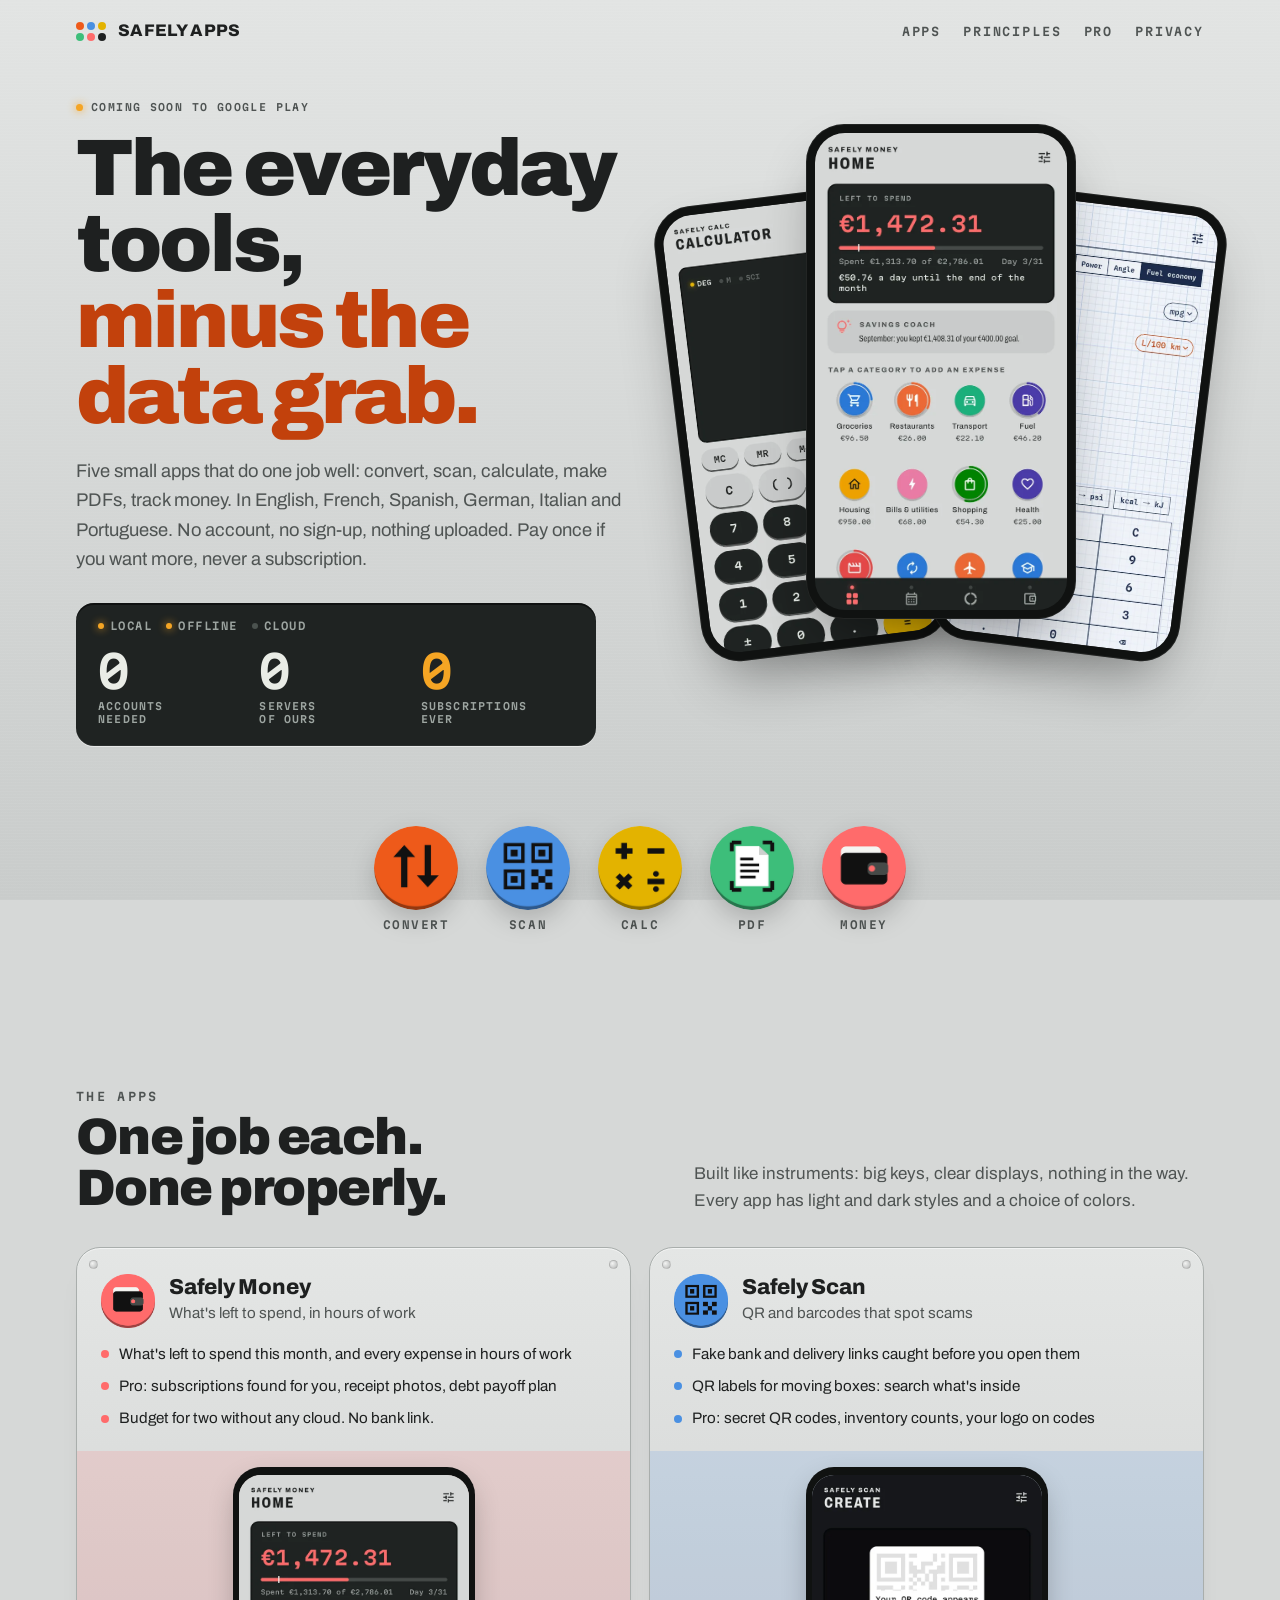
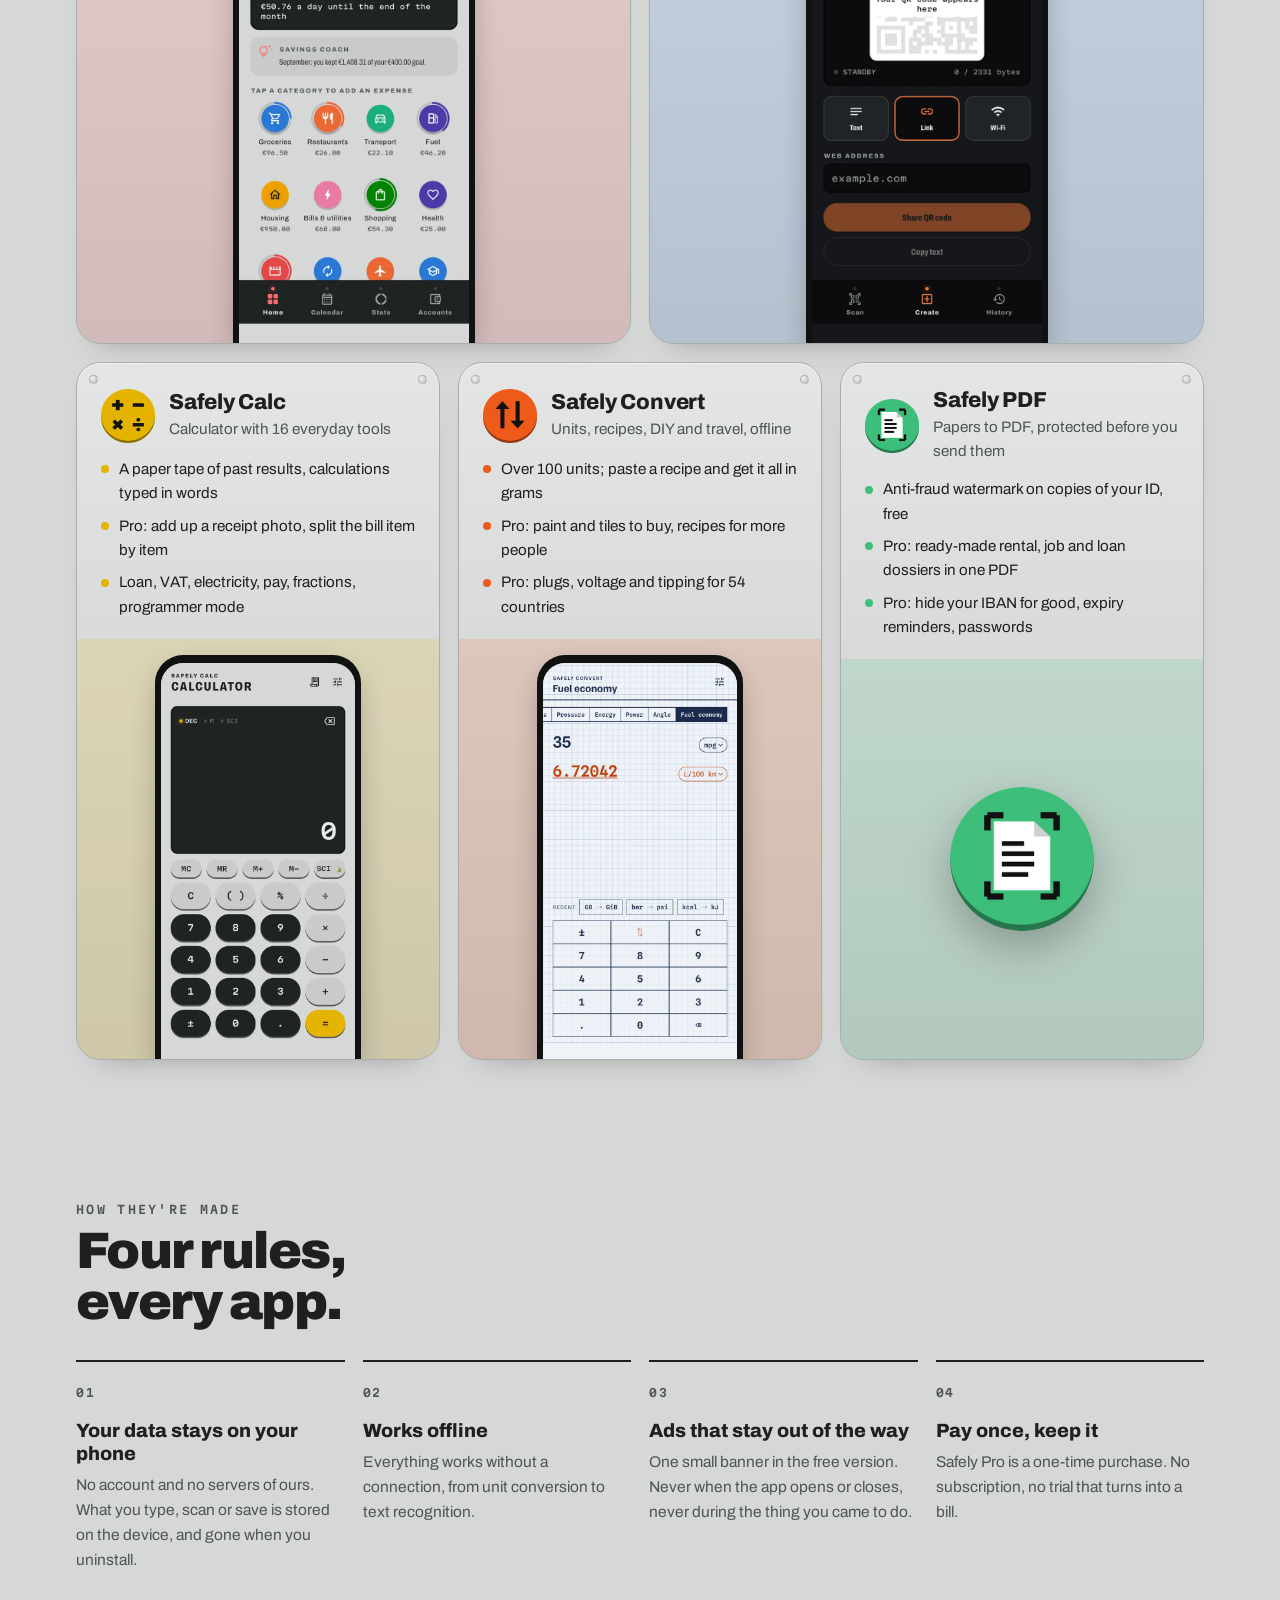
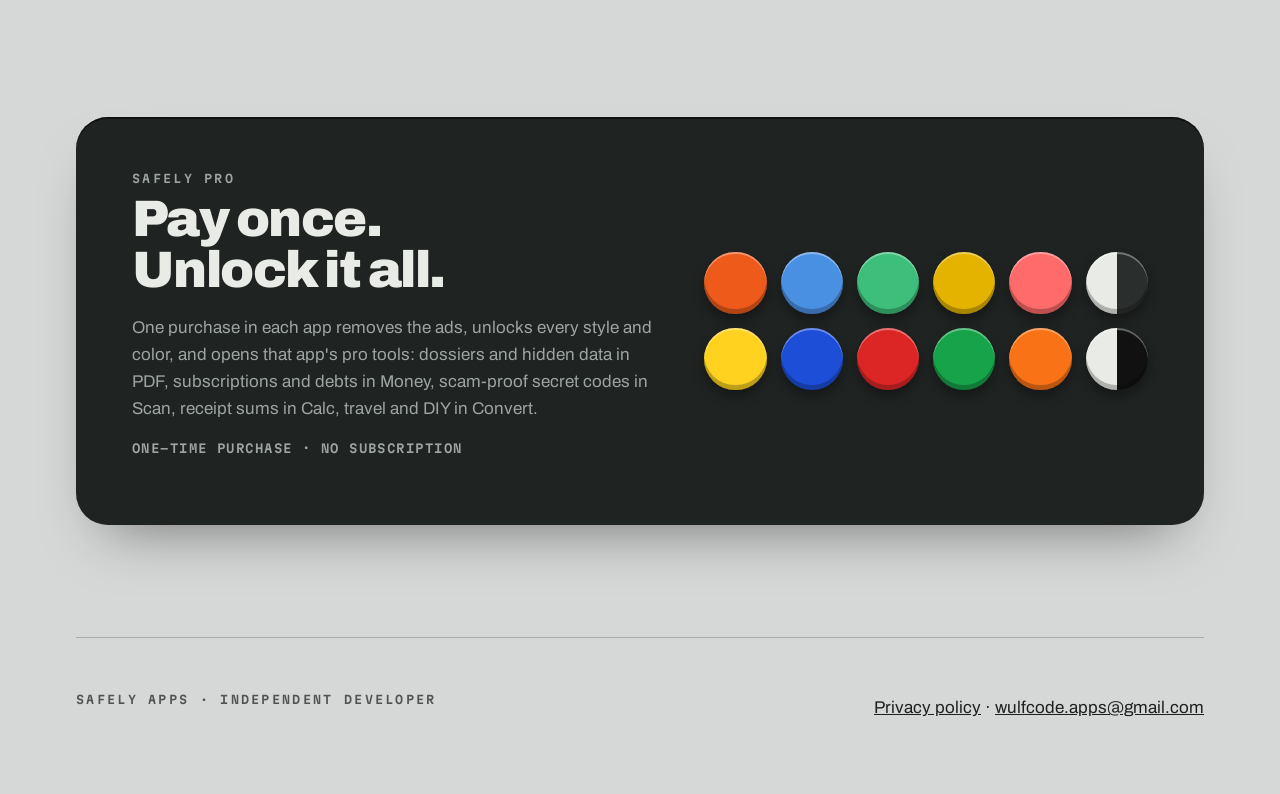
<file: index.html>
<!doctype html>
<html lang="en">
<head>
<meta charset="utf-8">
<meta name="viewport" content="width=device-width, initial-scale=1">
<title>Safely Apps</title>
<meta name="description" content="Five small phone utilities that keep your data on your phone. No account, no sign-up, works offline. One-time Pro, never a subscription.">
<meta property="og:title" content="Safely Apps">
<meta property="og:description" content="Phone utilities that stay on your phone.">
<meta property="og:image" content="https://jaranark.github.io/img/money.webp">
<link rel="icon" href="img/key-converter.png">
<link rel="preconnect" href="https://fonts.googleapis.com">
<link rel="preconnect" href="https://fonts.gstatic.com" crossorigin>
<link rel="stylesheet" href="https://fonts.googleapis.com/css2?family=Archivo:wght@400;600;700;800;900&family=Martian+Mono:wght@500;600&display=swap">
<link rel="stylesheet" href="style.css">
<style>
  .wrap { max-width: 1160px; margin: 0 auto; padding: 0 16px; }

  /* ---------- top bar ---------- */
  .top { display: flex; align-items: center; justify-content: space-between; padding: 22px 0; }
  .brand { display: flex; align-items: center; gap: 12px; text-decoration: none; color: var(--ink); }
  .brand b { font: 800 1.05rem/1 var(--font); letter-spacing: 0.02em; }
  .dots { display: grid; grid-template-columns: repeat(3, 8px); gap: 3px; }
  .dots i { width: 8px; height: 8px; border-radius: 50%; background: var(--c); }
  nav { display: flex; gap: 22px; }
  nav a { font: 600 0.72rem/1 var(--mono); letter-spacing: 0.16em; text-transform: uppercase; color: var(--muted); text-decoration: none; }
  nav a:hover { color: var(--ink); }
  @media (max-width: 640px) { nav a:not(.keep) { display: none; } }

  /* ---------- hero ---------- */
  .hero { display: grid; grid-template-columns: 1.05fr 1fr; gap: 48px; align-items: center; padding: 40px 0 72px; }
  @media (max-width: 900px) { .hero { grid-template-columns: 1fr; padding-top: 16px; } }
  h1 {
    font: 900 clamp(2.6rem, 7vw, 5rem)/0.95 var(--font);
    letter-spacing: -0.035em;
    margin: 18px 0 22px;
  }
  h1 em { font-style: normal; color: var(--accent); }
  .lede { font-size: 1.15rem; max-width: 34em; color: var(--muted); margin: 0 0 28px; }

  /* the dark readout, like the calculator display */
  .readout {
    background: var(--display);
    color: var(--on-display);
    border-radius: 18px;
    padding: 18px 22px 20px;
    box-shadow: inset 0 2px 0 rgba(0,0,0,0.5), inset 0 -1px 0 rgba(255,255,255,0.06), 0 1px 0 rgba(255,255,255,0.5);
    max-width: 520px;
  }
  .readout .row { display: flex; gap: 14px; font: 600 0.66rem/1 var(--mono); letter-spacing: 0.14em; color: var(--on-display-muted); }
  .readout .row span::before { content: ""; display: inline-block; width: 6px; height: 6px; border-radius: 50%; background: #4b524f; margin-right: 6px; vertical-align: 1px; }
  .readout .row span.on::before { background: var(--led); box-shadow: 0 0 8px var(--led); }
  .stats { display: grid; grid-template-columns: repeat(3, 1fr); gap: 8px; margin-top: 18px; }
  .stats div { font: 600 0.62rem/1.3 var(--mono); letter-spacing: 0.12em; color: var(--on-display-muted); text-transform: uppercase; }
  .stats strong { display: block; font: 600 clamp(2rem, 5vw, 2.8rem)/1 var(--mono); color: var(--on-display); letter-spacing: -0.02em; margin-bottom: 6px; }
  .stats div:last-child strong { color: var(--led); }

  /* phones */
  .phones { position: relative; height: 600px; }
  @media (max-width: 900px) { .phones { height: 520px; } }
  .phone {
    position: absolute; width: 250px; aspect-ratio: 600 / 1100;
    border-radius: 38px; padding: 9px; background: #101211;
    box-shadow: 0 30px 60px -20px rgba(0,0,0,0.45), 0 0 0 1px rgba(255,255,255,0.08) inset;
    transition: transform .5s cubic-bezier(.2,.8,.2,1);
  }
  .phone img { width: 100%; height: 100%; object-fit: cover; object-position: top; border-radius: 30px; }
  .phone.p1 { left: 0; top: 70px; transform: rotate(-7deg); }
  .phone.p2 { left: 50%; top: 0; transform: translateX(-50%); z-index: 2; width: 270px; }
  .phone.p3 { right: 0; top: 70px; transform: rotate(7deg); }
  .phones:hover .p1 { transform: rotate(-10deg) translateX(-14px); }
  .phones:hover .p3 { transform: rotate(10deg) translateX(14px); }
  @media (max-width: 560px) {
    .phone { width: 170px; } .phone.p2 { width: 200px; }
    .phones { height: 400px; }
  }

  /* ---------- keys strip ---------- */
  .keys { display: flex; flex-wrap: wrap; justify-content: center; gap: 28px; padding: 8px 0 88px; }
  .key { display: grid; justify-items: center; gap: 10px; text-decoration: none; color: var(--ink); }
  .key img {
    width: 84px; height: 84px; border-radius: 50%;
    filter: drop-shadow(0 10px 12px rgba(0,0,0,0.18));
    transition: transform .12s ease, filter .12s ease;
  }
  .key:hover img { transform: translateY(-3px); filter: drop-shadow(0 14px 16px rgba(0,0,0,0.22)); }
  .key:active img { transform: translateY(3px); filter: drop-shadow(0 3px 4px rgba(0,0,0,0.2)); }
  .key span { font: 600 0.68rem/1 var(--mono); letter-spacing: 0.14em; text-transform: uppercase; color: var(--muted); }

  /* ---------- sections ---------- */
  section { padding: 72px 0; }
  .head { display: flex; align-items: end; justify-content: space-between; gap: 24px; margin-bottom: 32px; flex-wrap: wrap; }
  h2 { font: 900 clamp(2rem, 5vw, 3.2rem)/1 var(--font); letter-spacing: -0.03em; margin: 10px 0 0; }
  .head p { max-width: 30em; margin: 0; color: var(--muted); }

  /* app modules: panels with screws in the corners */
  .modules { display: grid; grid-template-columns: repeat(6, 1fr); gap: 18px; }
  .module {
    grid-column: span 2;
    position: relative;
    background: linear-gradient(180deg, var(--surface), color-mix(in srgb, var(--surface) 88%, #000));
    border: 1px solid var(--line);
    border-radius: 24px;
    padding: 26px 24px 24px;
    box-shadow: 0 1px 0 rgba(255,255,255,0.55) inset, 0 18px 30px -24px rgba(0,0,0,0.35);
    display: flex; flex-direction: column; gap: 14px;
    overflow: hidden;
  }
  .module.wide { grid-column: span 3; }
  @media (max-width: 960px) { .module, .module.wide { grid-column: span 3; } }
  @media (max-width: 640px) { .module, .module.wide { grid-column: span 6; } }
  .module::before, .module::after {
    content: ""; position: absolute; top: 12px; width: 7px; height: 7px; border-radius: 50%;
    background: radial-gradient(circle at 35% 35%, #fff8, #0003); border: 1px solid #0002;
  }
  .module::before { left: 12px; } .module::after { right: 12px; }
  .module .id { display: flex; align-items: center; gap: 14px; }
  .module .id img { width: 54px; height: 54px; }
  .module h3 { font: 800 1.35rem/1.1 var(--font); margin: 0; letter-spacing: -0.01em; }
  .module .tag { font-size: 0.95rem; color: var(--muted); margin: 2px 0 0; }
  .module ul { list-style: none; padding: 0; margin: 0; display: grid; gap: 8px; font-size: 0.95rem; }
  .module li { display: flex; gap: 10px; }
  .module li::before { content: ""; flex: none; width: 8px; height: 8px; margin-top: 0.55em; border-radius: 50%; background: var(--c); }
  .module .shot { margin: 6px -24px -24px; padding: 18px 24px 0; background: color-mix(in srgb, var(--c) 16%, transparent); display: flex; justify-content: center; }
  .module .shot img { width: 62%; max-width: 230px; border-radius: 22px 22px 0 0; box-shadow: 0 -2px 0 6px #101211, 0 10px 30px rgba(0,0,0,0.3); margin-top: 6px; }
  .module .shot.art { flex: 1; align-items: center; padding: 28px 24px; }
  .module .shot.art img { width: 46%; max-width: 160px; border-radius: 50%; box-shadow: none; filter: drop-shadow(0 16px 20px rgba(0,0,0,0.25)); margin: 0; }
  .status { margin: 0; font: 600 0.62rem/1 var(--mono); letter-spacing: 0.14em; text-transform: uppercase; color: var(--muted); display: flex; align-items: center; gap: 8px; }
  .status::before { content: ""; width: 7px; height: 7px; border-radius: 50%; background: var(--led); box-shadow: 0 0 8px var(--led); }

  /* principles */
  .principles { display: grid; grid-template-columns: repeat(4, 1fr); gap: 18px; }
  @media (max-width: 960px) { .principles { grid-template-columns: repeat(2, 1fr); } }
  @media (max-width: 560px) { .principles { grid-template-columns: 1fr; } }
  .principle { border-top: 2px solid var(--ink); padding-top: 16px; }
  .principle .n { font: 600 0.7rem/1 var(--mono); letter-spacing: 0.14em; color: var(--muted); }
  .principle h3 { font: 800 1.2rem/1.2 var(--font); margin: 14px 0 8px; }
  .principle p { margin: 0; color: var(--muted); font-size: 0.97rem; }

  /* pro */
  .pro {
    background: var(--display); color: var(--on-display);
    border-radius: 32px; padding: clamp(28px, 5vw, 56px);
    display: grid; grid-template-columns: 1.2fr 1fr; gap: 40px; align-items: center;
    box-shadow: inset 0 2px 0 rgba(0,0,0,0.5), 0 30px 60px -30px rgba(0,0,0,0.5);
  }
  @media (max-width: 860px) { .pro { grid-template-columns: 1fr; } }
  .pro .eyebrow { color: var(--on-display-muted); }
  .pro h2 { color: var(--on-display); }
  .pro p { color: var(--on-display-muted); max-width: 32em; }
  .price { font: 600 0.75rem/1.5 var(--mono); letter-spacing: 0.12em; text-transform: uppercase; color: var(--led); }
  .swatches { display: grid; grid-template-columns: repeat(6, 1fr); gap: 14px; }
  .swatches i {
    aspect-ratio: 1; border-radius: 50%; background: var(--c);
    box-shadow: inset 0 -5px 0 rgba(0,0,0,0.25), inset 0 2px 0 rgba(255,255,255,0.35), 0 6px 12px rgba(0,0,0,0.35);
  }
  .swatches i.ring { background: conic-gradient(var(--c) 0 50%, #e9ece6 0); }

  footer { padding: 56px 0 72px; display: flex; justify-content: space-between; gap: 16px; flex-wrap: wrap; border-top: 1px solid var(--line); margin-top: 40px; }
  footer a { color: var(--ink); }
</style>
</head>
<body>
<div class="wrap">

  <header class="top">
    <a class="brand" href="./">
      <span class="dots" aria-hidden="true">
        <i style="--c:var(--orange)"></i><i style="--c:var(--blue)"></i><i style="--c:var(--yellow)"></i>
        <i style="--c:var(--green)"></i><i style="--c:var(--coral)"></i><i style="--c:var(--ink)"></i>
      </span>
      <b>SAFELY APPS</b>
    </a>
    <nav>
      <a href="#apps">Apps</a>
      <a href="#principles">Principles</a>
      <a href="#pro">Pro</a>
      <a class="keep" href="safely/privacy/">Privacy</a>
    </nav>
  </header>

  <section class="hero" aria-labelledby="hero-title">
    <div>
      <p class="status">Coming soon to Google Play</p>
      <h1 id="hero-title">The everyday tools,<br><em>minus the data grab.</em></h1>
      <p class="lede">Five small apps that do one job well: convert, scan, calculate, make PDFs, track money. In English, French, Spanish, German, Italian and Portuguese. No account, no sign-up, nothing uploaded. Pay once if you want more, never a subscription.</p>
      <div class="readout" role="img" aria-label="Accounts needed: zero. Our servers: zero. Subscriptions: zero.">
        <div class="row"><span class="on">LOCAL</span><span class="on">OFFLINE</span><span>CLOUD</span></div>
        <div class="stats">
          <div><strong>0</strong>Accounts<br>needed</div>
          <div><strong>0</strong>Servers<br>of ours</div>
          <div><strong>0</strong>Subscriptions<br>ever</div>
        </div>
      </div>
    </div>
    <div class="phones" aria-hidden="true">
      <div class="phone p1"><img src="img/calculator.webp" alt=""></div>
      <div class="phone p2"><img src="img/money.webp" alt=""></div>
      <div class="phone p3"><img src="img/converter.webp" alt=""></div>
    </div>
  </section>

  <div class="keys" aria-label="The apps">
    <a class="key" href="#convert"><img src="img/key-converter.png" alt=""><span>Convert</span></a>
    <a class="key" href="#scan"><img src="img/key-scanner.png" alt=""><span>Scan</span></a>
    <a class="key" href="#calc"><img src="img/key-calculator.png" alt=""><span>Calc</span></a>
    <a class="key" href="#pdf"><img src="img/key-docscan.png" alt=""><span>PDF</span></a>
    <a class="key" href="#money"><img src="img/key-money.png" alt=""><span>Money</span></a>
  </div>

  <section id="apps" aria-labelledby="apps-title">
    <div class="head">
      <div>
        <p class="eyebrow">The apps</p>
        <h2 id="apps-title">One job each.<br>Done properly.</h2>
      </div>
      <p>Built like instruments: big keys, clear displays, nothing in the way. Every app has light and dark styles and a choice of colors.</p>
    </div>

    <div class="modules">
      <article class="module wide" id="money" style="--c:var(--coral)">
        <div class="id"><img src="img/key-money.png" alt=""><div><h3>Safely Money</h3><p class="tag">What's left to spend, in hours of work</p></div></div>
        <ul>
          <li>What's left to spend this month, and every expense in hours of work</li>
          <li>Pro: subscriptions found for you, receipt photos, debt payoff plan</li>
          <li>Budget for two without any cloud. No bank link.</li>
        </ul>
        <div class="shot"><img src="img/money.webp" alt="Safely Money home: left to spend, the savings coach and the category keys" loading="lazy"></div>
      </article>

      <article class="module wide" id="scan" style="--c:var(--blue)">
        <div class="id"><img src="img/key-scanner.png" alt=""><div><h3>Safely Scan</h3><p class="tag">QR and barcodes that spot scams</p></div></div>
        <ul>
          <li>Fake bank and delivery links caught before you open them</li>
          <li>QR labels for moving boxes: search what's inside</li>
          <li>Pro: secret QR codes, inventory counts, your logo on codes</li>
        </ul>
        <div class="shot"><img src="img/scanner.webp" alt="Safely Scan: creating a QR code for a link" loading="lazy"></div>
      </article>

      <article class="module" id="calc" style="--c:var(--yellow)">
        <div class="id"><img src="img/key-calculator.png" alt=""><div><h3>Safely Calc</h3><p class="tag">Calculator with 16 everyday tools</p></div></div>
        <ul>
          <li>A paper tape of past results, calculations typed in words</li>
          <li>Pro: add up a receipt photo, split the bill item by item</li>
          <li>Loan, VAT, electricity, pay, fractions, programmer mode</li>
        </ul>
        <div class="shot"><img src="img/calculator.webp" alt="Safely Calc keypad and display" loading="lazy"></div>
      </article>

      <article class="module" id="convert" style="--c:var(--orange)">
        <div class="id"><img src="img/key-converter.png" alt=""><div><h3>Safely Convert</h3><p class="tag">Units, recipes, DIY and travel, offline</p></div></div>
        <ul>
          <li>Over 100 units; paste a recipe and get it all in grams</li>
          <li>Pro: paint and tiles to buy, recipes for more people</li>
          <li>Pro: plugs, voltage and tipping for 54 countries</li>
        </ul>
        <div class="shot"><img src="img/converter.webp" alt="Safely Convert in the Blueprint style, converting miles per gallon to litres per 100 km" loading="lazy"></div>
      </article>

      <article class="module" id="pdf" style="--c:var(--green)">
        <div class="id"><img src="img/key-docscan.png" alt=""><div><h3>Safely PDF</h3><p class="tag">Papers to PDF, protected before you send them</p></div></div>
        <ul>
          <li>Anti-fraud watermark on copies of your ID, free</li>
          <li>Pro: ready-made rental, job and loan dossiers in one PDF</li>
          <li>Pro: hide your IBAN for good, expiry reminders, passwords</li>
        </ul>
        <div class="shot art" aria-hidden="true"><img src="img/key-docscan.png" alt=""></div>
      </article>
    </div>
  </section>

  <section id="principles" aria-labelledby="principles-title">
    <div class="head">
      <div>
        <p class="eyebrow">How they're made</p>
        <h2 id="principles-title">Four rules,<br>every app.</h2>
      </div>
    </div>
    <div class="principles">
      <div class="principle"><span class="n">01</span><h3>Your data stays on your phone</h3><p>No account and no servers of ours. What you type, scan or save is stored on the device, and gone when you uninstall.</p></div>
      <div class="principle"><span class="n">02</span><h3>Works offline</h3><p>Everything works without a connection, from unit conversion to text recognition.</p></div>
      <div class="principle"><span class="n">03</span><h3>Ads that stay out of the way</h3><p>One small banner in the free version. Never when the app opens or closes, never during the thing you came to do.</p></div>
      <div class="principle"><span class="n">04</span><h3>Pay once, keep it</h3><p>Safely Pro is a one-time purchase. No subscription, no trial that turns into a bill.</p></div>
    </div>
  </section>

  <section id="pro" aria-labelledby="pro-title">
    <div class="pro">
      <div>
        <p class="eyebrow">Safely Pro</p>
        <h2 id="pro-title">Pay once.<br>Unlock it all.</h2>
        <p>One purchase in each app removes the ads, unlocks every style and color, and opens that app's pro tools: dossiers and hidden data in PDF, subscriptions and debts in Money, scam-proof secret codes in Scan, receipt sums in Calc, travel and DIY in Convert.</p>
        <p class="price">One-time purchase · No subscription</p>
      </div>
      <div class="swatches" aria-hidden="true">
        <i style="--c:var(--orange)"></i><i style="--c:var(--blue)"></i><i style="--c:var(--green)"></i>
        <i style="--c:var(--yellow)"></i><i style="--c:var(--coral)"></i><i class="ring" style="--c:#2a2e2d"></i>
        <i style="--c:#ffd21f"></i><i style="--c:#1d4ed8"></i><i style="--c:#dc2626"></i>
        <i style="--c:#16a34a"></i><i style="--c:#f97316"></i><i class="ring" style="--c:#111"></i>
      </div>
    </div>
  </section>

  <footer>
    <span class="eyebrow">Safely Apps · independent developer</span>
    <span><a href="safely/privacy/">Privacy policy</a> · <a href="mailto:wulfcode.apps@gmail.com">wulfcode.apps@gmail.com</a></span>
  </footer>
</div>

</body>
</html>
</file>
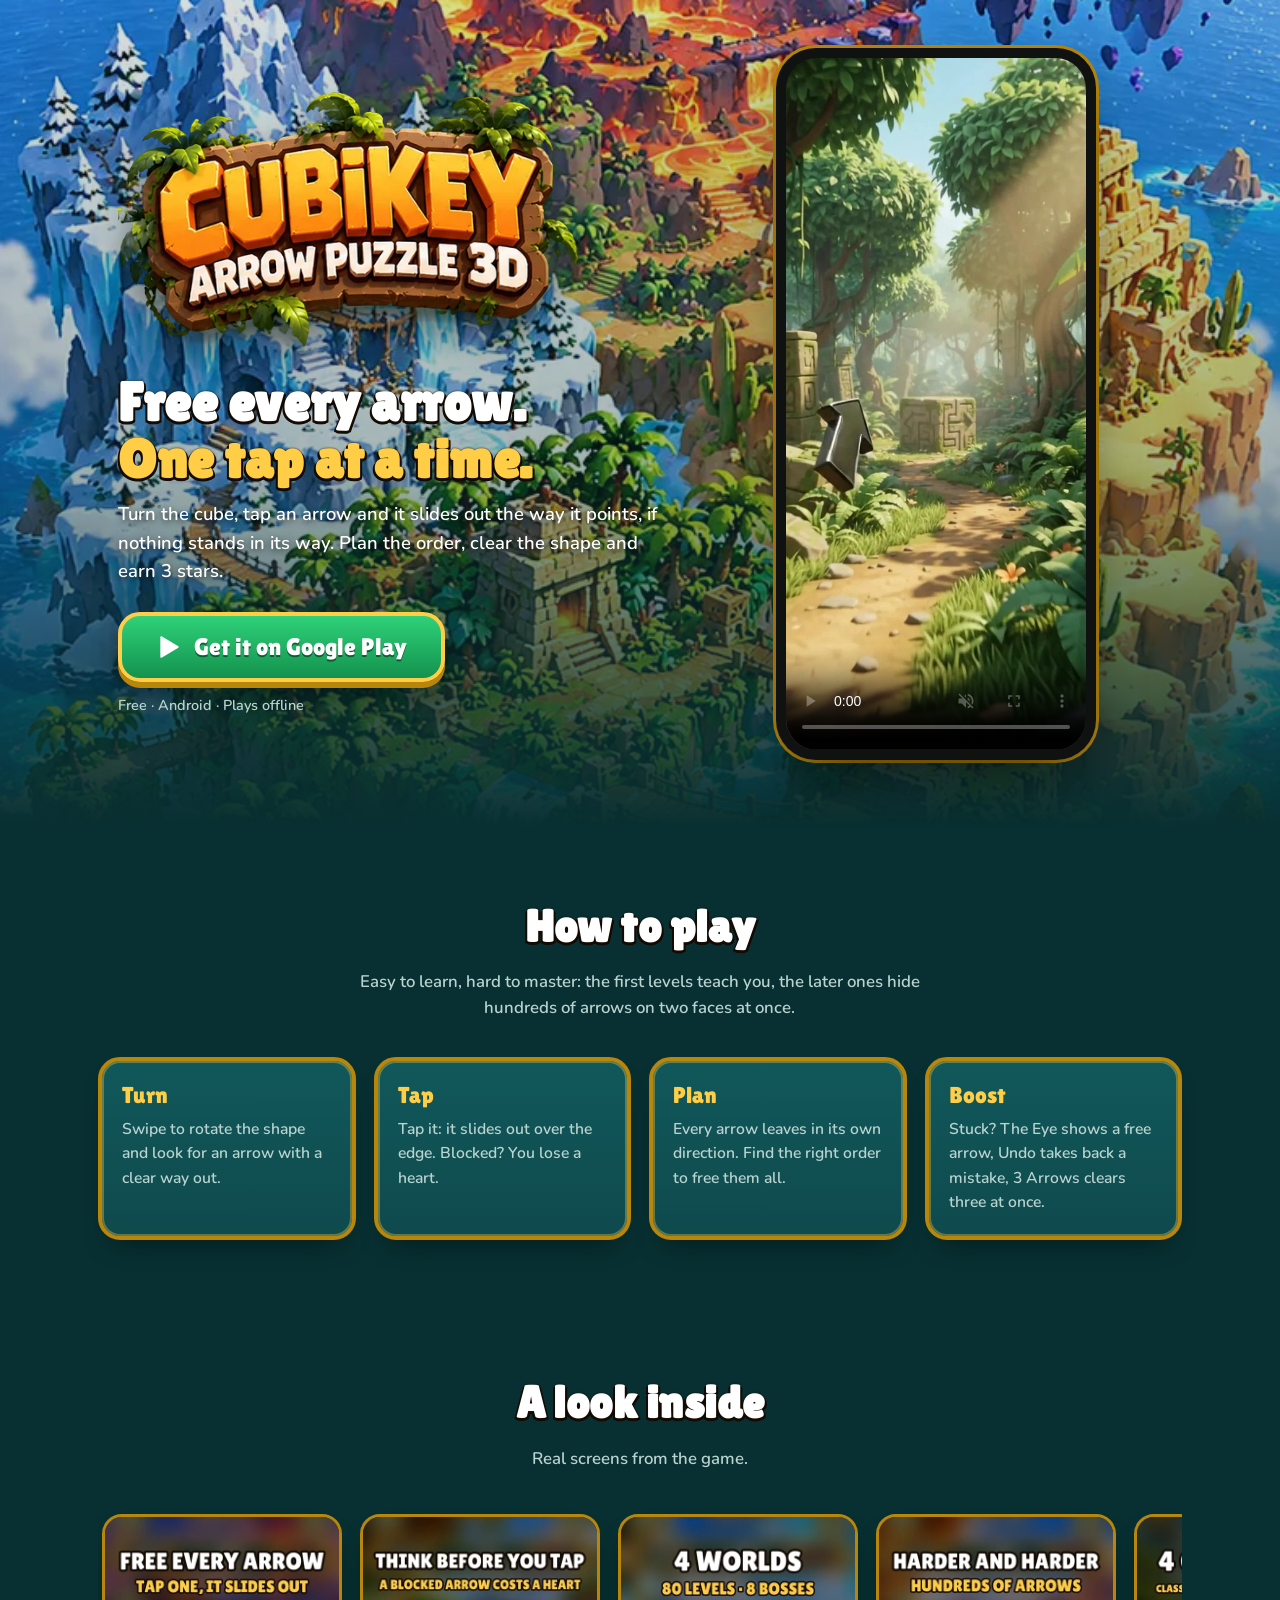
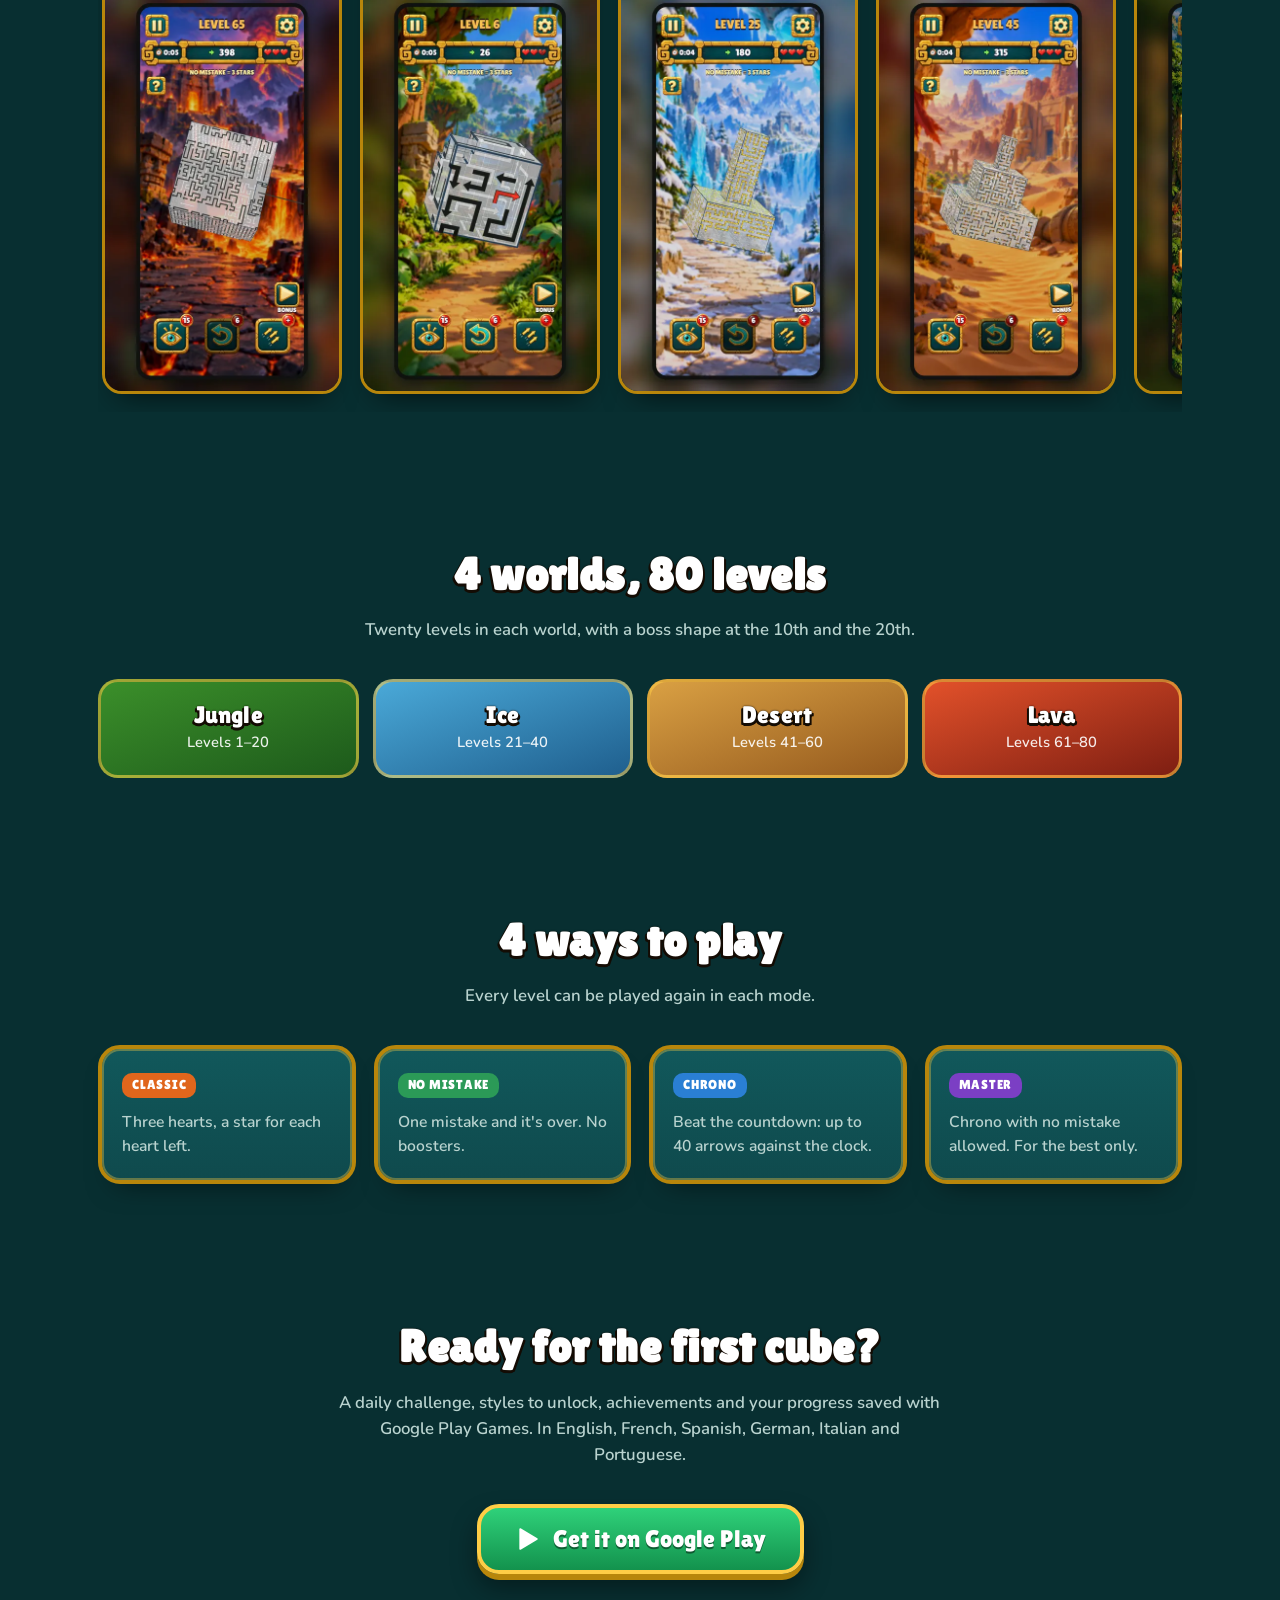
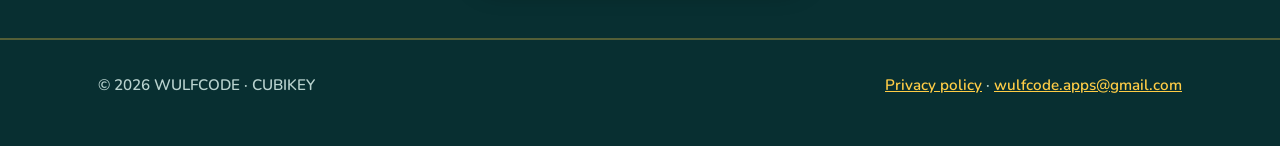
<file: cubikey/index.html>
<!doctype html>
<html lang="en">
<head>
<meta charset="utf-8">
<meta name="viewport" content="width=device-width, initial-scale=1">
<title>CUBIKEY — Arrow Puzzle 3D</title>
<meta name="description" content="Turn the cube, tap an arrow, watch it slide out. 80 levels across 4 worlds, Chrono and Master modes, a daily challenge. Free on Google Play.">
<meta property="og:title" content="CUBIKEY — Arrow Puzzle 3D">
<meta property="og:description" content="Free every arrow. 80 levels, 4 worlds, 4 game modes. Free on Google Play.">
<meta property="og:image" content="https://jaranark.github.io/cubikey/img/feature.jpg">
<link rel="icon" href="img/icon.png">
<link rel="preconnect" href="https://fonts.googleapis.com">
<link rel="preconnect" href="https://fonts.gstatic.com" crossorigin>
<link rel="stylesheet" href="https://fonts.googleapis.com/css2?family=Lilita+One&family=Nunito:wght@600;800&display=swap">
<style>
  :root {
    --teal: #0f4a4d; --teal-dark: #082f31; --teal-card: #11585b;
    --gold: #ffcd46; --gold-dark: #b8860b; --wood: #7a3f17;
    --ink: #140c04; --text: #eef6f3; --muted: #b9d3cf;
    --title: "Lilita One", "Arial Rounded MT Bold", system-ui, sans-serif;
    --body: "Nunito", system-ui, -apple-system, "Segoe UI", Roboto, sans-serif;
  }
  * { box-sizing: border-box; }
  html { scroll-behavior: smooth; }
  body { margin: 0; font: 600 1.05rem/1.55 var(--body); color: var(--text); background: var(--teal-dark); }
  a { color: var(--gold); }
  .wrap { max-width: 1120px; margin: 0 auto; padding: 0 18px; }
  .shout { font-family: var(--title); letter-spacing: 0.01em; color: #fff;
    text-shadow: 0 3px 0 var(--ink), 0 0 2px var(--ink), 2px 2px 0 var(--ink), -2px 2px 0 var(--ink); }
  .gold { color: var(--gold); }

  /* ---------- hero: the island behind, the logo and the button ---------- */
  .hero { position: relative; overflow: hidden; min-height: min(92vh, 860px); display: grid; align-items: center;
    background: url(img/bg.webp) center 30% / cover no-repeat; }
  .hero::after { content: ""; position: absolute; inset: 0;
    background: linear-gradient(180deg, rgba(8,47,49,0.15) 0%, rgba(8,47,49,0.35) 55%, var(--teal-dark) 100%); }
  .hero .wrap { position: relative; z-index: 1; display: grid; grid-template-columns: 1.1fr 0.9fr; gap: 40px; align-items: center; padding-top: 40px; padding-bottom: 60px; }
  @media (max-width: 860px) { .hero .wrap { grid-template-columns: 1fr; text-align: center; } }
  .logo { width: min(460px, 86vw); filter: drop-shadow(0 14px 18px rgba(0,0,0,0.45)); }
  .hero h1 { font-size: clamp(2.1rem, 5vw, 3.4rem); line-height: 1.05; margin: 14px 0 12px; }
  .hero p { font-size: 1.15rem; max-width: 30em; margin: 0 0 26px; color: #fff; text-shadow: 0 2px 6px rgba(0,0,0,0.7); }
  @media (max-width: 860px) { .hero p { margin-left: auto; margin-right: auto; } }
  .play { display: inline-flex; align-items: center; gap: 12px; text-decoration: none;
    font: 1.5rem/1 var(--title); color: #fff; padding: 18px 34px; border-radius: 22px;
    background: linear-gradient(180deg, #2fd17a, #13924d); border: 4px solid var(--gold);
    box-shadow: 0 6px 0 var(--gold-dark), 0 14px 26px rgba(0,0,0,0.4); text-shadow: 0 2px 0 rgba(0,0,0,0.45);
    transition: transform .1s ease, box-shadow .1s ease; }
  .play:hover { transform: translateY(-2px); }
  .play:active { transform: translateY(4px); box-shadow: 0 2px 0 var(--gold-dark), 0 6px 12px rgba(0,0,0,0.4); }
  .play svg { width: 26px; height: 26px; }
  .soon { display: block; margin-top: 12px; font-size: 0.9rem; color: var(--muted); }

  /* the trailer in a phone */
  .phone { justify-self: center; width: min(320px, 78vw); aspect-ratio: 9 / 20; padding: 10px; border-radius: 40px;
    background: #101211; box-shadow: 0 30px 60px -18px rgba(0,0,0,0.6), 0 0 0 3px var(--gold-dark); }
  .phone video, .phone img { width: 100%; height: 100%; object-fit: cover; border-radius: 31px; display: block; background: #000; }

  /* ---------- sections ---------- */
  section { padding: 64px 0; }
  h2 { font-size: clamp(1.9rem, 4.5vw, 2.8rem); text-align: center; margin: 0 0 8px; }
  .lead { text-align: center; color: var(--muted); max-width: 36em; margin: 0 auto 36px; }

  /* temple cards */
  .cards { display: grid; grid-template-columns: repeat(4, 1fr); gap: 18px; }
  @media (max-width: 960px) { .cards { grid-template-columns: repeat(2, 1fr); } }
  @media (max-width: 520px) { .cards { grid-template-columns: 1fr; } }
  .card { background: linear-gradient(180deg, var(--teal-card), var(--teal)); border: 4px solid var(--gold-dark);
    border-radius: 22px; padding: 22px 20px; box-shadow: inset 0 0 0 2px rgba(255,205,70,0.35), 0 16px 28px -18px rgba(0,0,0,0.6); }
  .card h3 { font: 1.45rem/1.1 var(--title); margin: 0 0 8px; }
  .card p { margin: 0; color: var(--muted); font-size: 0.98rem; }
  .tag { display: inline-block; font: 0.8rem/1 var(--title); letter-spacing: 0.06em; padding: 6px 10px; border-radius: 10px; margin-bottom: 12px; color: #fff; }
  .t-classic { background: #e0661c; } .t-nomistake { background: #2b9a57; } .t-chrono { background: #2a7fd4; } .t-master { background: #7b3fc4; }

  /* screenshots strip */
  .shots { display: flex; gap: 18px; overflow-x: auto; scroll-snap-type: x mandatory; padding: 6px 4px 18px; }
  .shots img { flex: none; width: 240px; aspect-ratio: 1 / 2; border-radius: 20px; scroll-snap-align: center;
    box-shadow: 0 16px 30px -16px rgba(0,0,0,0.7); border: 3px solid var(--gold-dark); }

  /* worlds */
  .worlds { display: grid; grid-template-columns: repeat(4, 1fr); gap: 14px; }
  @media (max-width: 760px) { .worlds { grid-template-columns: repeat(2, 1fr); } }
  .world { border-radius: 20px; padding: 20px 16px; text-align: center; border: 3px solid rgba(255,205,70,0.55); }
  .world b { display: block; font: 1.5rem/1.1 var(--title); }
  .world span { font-size: 0.92rem; color: #fff; opacity: 0.9; }
  .w1 { background: linear-gradient(160deg, #3b8f2a, #1d5a1b); } .w2 { background: linear-gradient(160deg, #4aa9d8, #1f5f8e); }
  .w3 { background: linear-gradient(160deg, #d9a043, #94591d); } .w4 { background: linear-gradient(160deg, #e2512a, #7e1e12); }

  .cta { text-align: center; }
  footer { border-top: 2px solid rgba(255,205,70,0.3); padding: 34px 0 48px; color: var(--muted); font-size: 0.95rem; }
  footer .wrap { display: flex; justify-content: space-between; gap: 14px; flex-wrap: wrap; }
</style>
</head>
<body>

<header class="hero">
  <div class="wrap">
    <div>
      <img class="logo" src="img/logo.webp" alt="CUBIKEY Arrow Puzzle 3D">
      <h1 class="shout">Free every arrow.<br><span class="gold">One tap at a time.</span></h1>
      <p>Turn the cube, tap an arrow and it slides out the way it points, if nothing stands in its way. Plan the order, clear the shape and earn 3 stars.</p>
      <a class="play" href="https://play.google.com/store/apps/details?id=com.wulfcode.cubikey">
        <svg viewBox="0 0 24 24" aria-hidden="true"><path fill="#fff" d="M4 2.8v18.4c0 .6.7 1 1.2.7l15.4-9.2c.5-.3.5-1.1 0-1.4L5.2 2.1C4.7 1.8 4 2.2 4 2.8z"/></svg>
        Get it on Google Play
      </a>
      <span class="soon">Free · Android · Plays offline</span>
    </div>
    <div class="phone">
      <video src="cubikey_trailer.mp4" poster="img/poster.webp" autoplay muted loop playsinline controls preload="metadata"></video>
    </div>
  </div>
</header>

<section id="how">
  <div class="wrap">
    <h2 class="shout">How to play</h2>
    <p class="lead">Easy to learn, hard to master: the first levels teach you, the later ones hide hundreds of arrows on two faces at once.</p>
    <div class="cards">
      <div class="card"><h3 class="gold">Turn</h3><p>Swipe to rotate the shape and look for an arrow with a clear way out.</p></div>
      <div class="card"><h3 class="gold">Tap</h3><p>Tap it: it slides out over the edge. Blocked? You lose a heart.</p></div>
      <div class="card"><h3 class="gold">Plan</h3><p>Every arrow leaves in its own direction. Find the right order to free them all.</p></div>
      <div class="card"><h3 class="gold">Boost</h3><p>Stuck? The Eye shows a free arrow, Undo takes back a mistake, 3 Arrows clears three at once.</p></div>
    </div>
  </div>
</section>

<section id="shots">
  <div class="wrap">
    <h2 class="shout">A look inside</h2>
    <p class="lead">Real screens from the game.</p>
    <div class="shots">
      <img src="img/shot1.webp" alt="Free every arrow" loading="lazy">
      <img src="img/shot2.webp" alt="Think before you tap" loading="lazy">
      <img src="img/shot3.webp" alt="4 worlds" loading="lazy">
      <img src="img/shot4.webp" alt="Harder and harder" loading="lazy">
      <img src="img/shot5.webp" alt="4 game modes" loading="lazy">
      <img src="img/shot6.webp" alt="Earn 3 stars" loading="lazy">
      <img src="img/shot7.webp" alt="Style your arrows" loading="lazy">
    </div>
  </div>
</section>

<section id="worlds">
  <div class="wrap">
    <h2 class="shout">4 worlds, 80 levels</h2>
    <p class="lead">Twenty levels in each world, with a boss shape at the 10th and the 20th.</p>
    <div class="worlds">
      <div class="world w1"><b class="shout">Jungle</b><span>Levels 1–20</span></div>
      <div class="world w2"><b class="shout">Ice</b><span>Levels 21–40</span></div>
      <div class="world w3"><b class="shout">Desert</b><span>Levels 41–60</span></div>
      <div class="world w4"><b class="shout">Lava</b><span>Levels 61–80</span></div>
    </div>
  </div>
</section>

<section id="modes">
  <div class="wrap">
    <h2 class="shout">4 ways to play</h2>
    <p class="lead">Every level can be played again in each mode.</p>
    <div class="cards">
      <div class="card"><span class="tag t-classic">CLASSIC</span><p>Three hearts, a star for each heart left.</p></div>
      <div class="card"><span class="tag t-nomistake">NO MISTAKE</span><p>One mistake and it's over. No boosters.</p></div>
      <div class="card"><span class="tag t-chrono">CHRONO</span><p>Beat the countdown: up to 40 arrows against the clock.</p></div>
      <div class="card"><span class="tag t-master">MASTER</span><p>Chrono with no mistake allowed. For the best only.</p></div>
    </div>
  </div>
</section>

<section class="cta">
  <div class="wrap">
    <h2 class="shout">Ready for the first cube?</h2>
    <p class="lead">A daily challenge, styles to unlock, achievements and your progress saved with Google Play Games. In English, French, Spanish, German, Italian and Portuguese.</p>
    <a class="play" href="https://play.google.com/store/apps/details?id=com.wulfcode.cubikey">
      <svg viewBox="0 0 24 24" aria-hidden="true"><path fill="#fff" d="M4 2.8v18.4c0 .6.7 1 1.2.7l15.4-9.2c.5-.3.5-1.1 0-1.4L5.2 2.1C4.7 1.8 4 2.2 4 2.8z"/></svg>
      Get it on Google Play
    </a>
  </div>
</section>

<footer>
  <div class="wrap">
    <span>© 2026 WULFCODE · CUBIKEY</span>
    <span><a href="privacy.html">Privacy policy</a> · <a href="mailto:wulfcode.apps@gmail.com">wulfcode.apps@gmail.com</a></span>
  </div>
</footer>

</body>
</html>
</file>
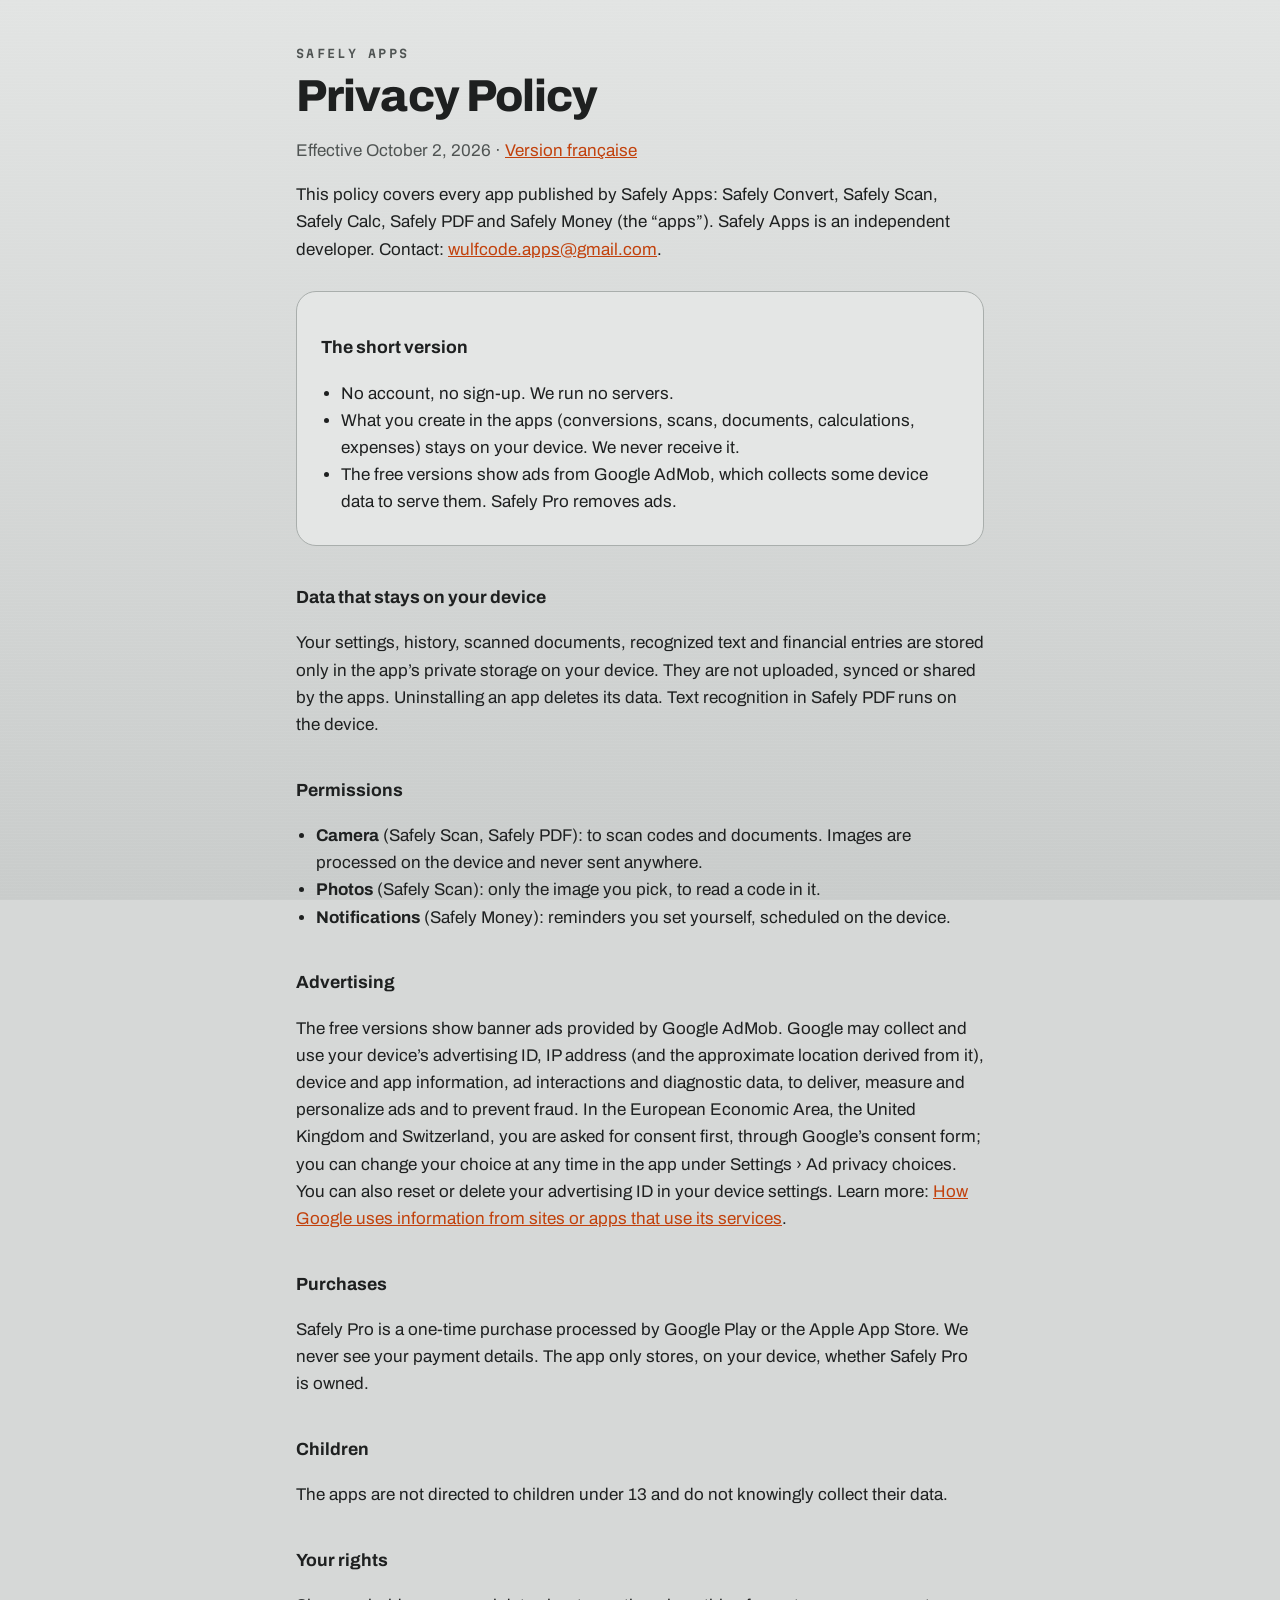
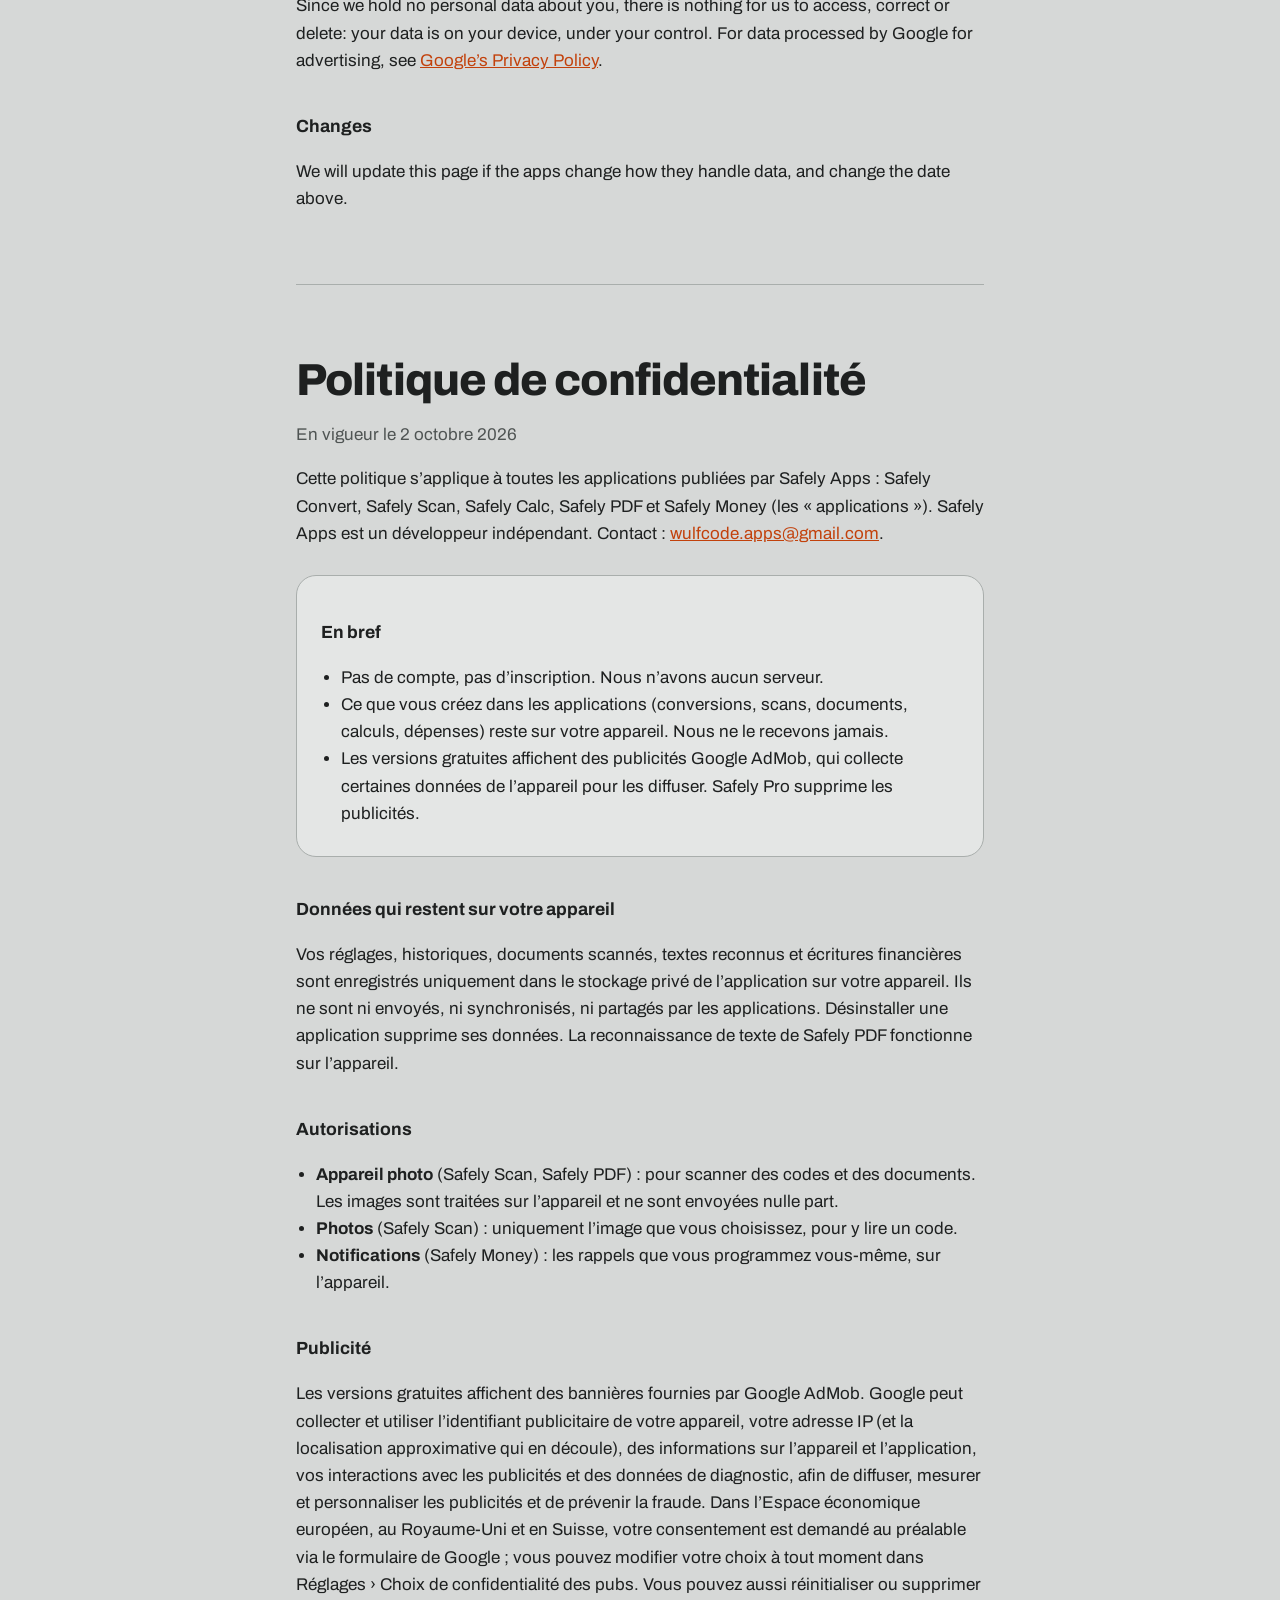
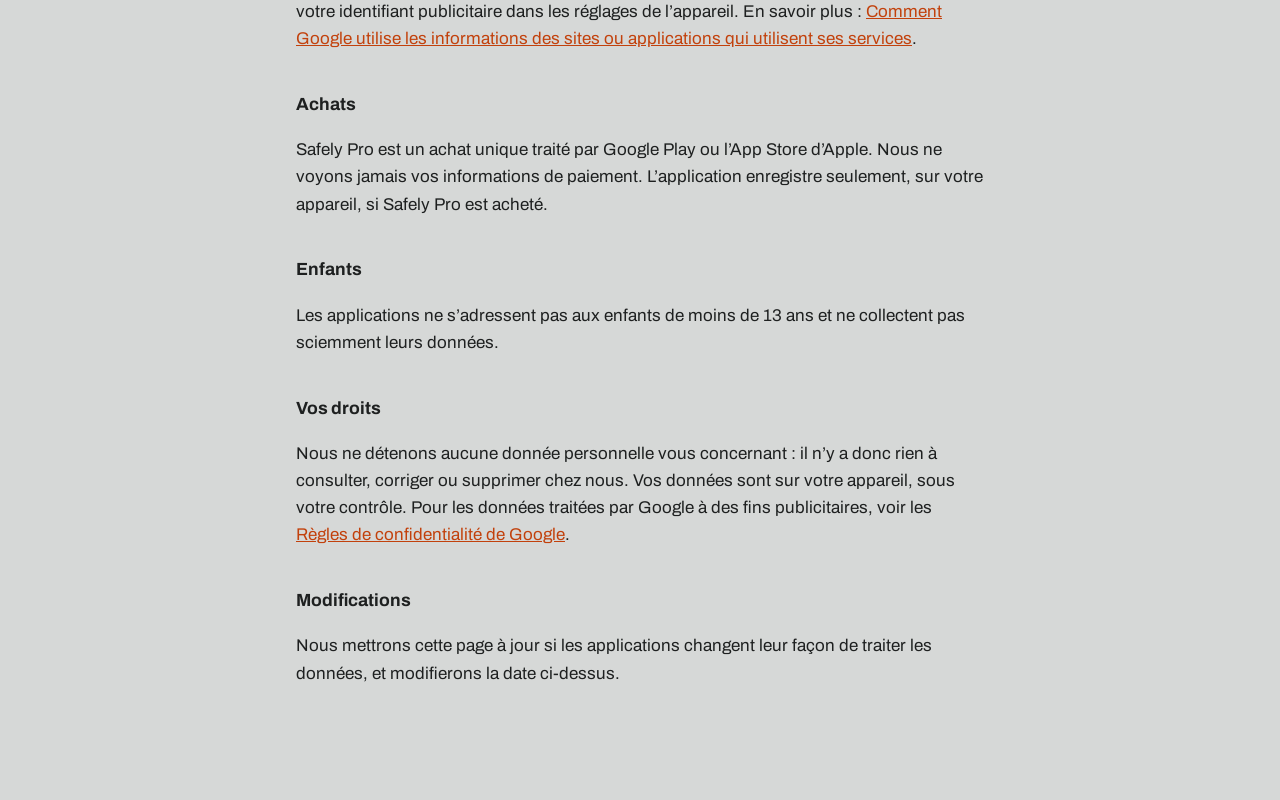
<file: safely/privacy/index.html>
<!doctype html>
<html lang="en">
<head>
<meta charset="utf-8">
<meta name="viewport" content="width=device-width, initial-scale=1">
<title>Privacy Policy · Safely Apps</title>
<meta name="description" content="Privacy policy of the Safely Apps: Safely Convert, Safely Scan, Safely Calc, Safely PDF and Safely Money.">
<link rel="preconnect" href="https://fonts.googleapis.com">
<link rel="preconnect" href="https://fonts.gstatic.com" crossorigin>
<link rel="stylesheet" href="https://fonts.googleapis.com/css2?family=Archivo:wght@400;600;700;800&family=Martian+Mono:wght@500;600&display=swap">
<link rel="stylesheet" href="../../style.css">
</head>
<body>
<main class="doc">
  <p class="eyebrow"><a href="../../">Safely Apps</a></p>
  <h1>Privacy Policy</h1>
  <p class="muted">Effective October 2, 2026 · <a href="#fr">Version française</a></p>

  <p>This policy covers every app published by Safely Apps: Safely Convert, Safely Scan, Safely Calc, Safely PDF and Safely Money (the “apps”). Safely Apps is an independent developer. Contact: <a href="mailto:wulfcode.apps@gmail.com">wulfcode.apps@gmail.com</a>.</p>

  <div class="card">
  <h2>The short version</h2>
  <ul>
    <li>No account, no sign-up. We run no servers.</li>
    <li>What you create in the apps (conversions, scans, documents, calculations, expenses) stays on your device. We never receive it.</li>
    <li>The free versions show ads from Google AdMob, which collects some device data to serve them. Safely Pro removes ads.</li>
  </ul>
  </div>

  <h2>Data that stays on your device</h2>
  <p>Your settings, history, scanned documents, recognized text and financial entries are stored only in the app’s private storage on your device. They are not uploaded, synced or shared by the apps. Uninstalling an app deletes its data. Text recognition in Safely PDF runs on the device.</p>

  <h2>Permissions</h2>
  <ul>
    <li><strong>Camera</strong> (Safely Scan, Safely PDF): to scan codes and documents. Images are processed on the device and never sent anywhere.</li>
    <li><strong>Photos</strong> (Safely Scan): only the image you pick, to read a code in it.</li>
    <li><strong>Notifications</strong> (Safely Money): reminders you set yourself, scheduled on the device.</li>
  </ul>

  <h2>Advertising</h2>
  <p>The free versions show banner ads provided by Google AdMob. Google may collect and use your device’s advertising ID, IP address (and the approximate location derived from it), device and app information, ad interactions and diagnostic data, to deliver, measure and personalize ads and to prevent fraud. In the European Economic Area, the United Kingdom and Switzerland, you are asked for consent first, through Google’s consent form; you can change your choice at any time in the app under Settings › Ad privacy choices. You can also reset or delete your advertising ID in your device settings. Learn more: <a href="https://policies.google.com/technologies/partner-sites">How Google uses information from sites or apps that use its services</a>.</p>

  <h2>Purchases</h2>
  <p>Safely Pro is a one-time purchase processed by Google Play or the Apple App Store. We never see your payment details. The app only stores, on your device, whether Safely Pro is owned.</p>

  <h2>Children</h2>
  <p>The apps are not directed to children under 13 and do not knowingly collect their data.</p>

  <h2>Your rights</h2>
  <p>Since we hold no personal data about you, there is nothing for us to access, correct or delete: your data is on your device, under your control. For data processed by Google for advertising, see <a href="https://policies.google.com/privacy">Google’s Privacy Policy</a>.</p>

  <h2>Changes</h2>
  <p>We will update this page if the apps change how they handle data, and change the date above.</p>

  <hr>

  <section id="fr" lang="fr">
  <h1>Politique de confidentialité</h1>
  <p class="muted">En vigueur le 2 octobre 2026</p>

  <p>Cette politique s’applique à toutes les applications publiées par Safely Apps : Safely Convert, Safely Scan, Safely Calc, Safely PDF et Safely Money (les « applications »). Safely Apps est un développeur indépendant. Contact : <a href="mailto:wulfcode.apps@gmail.com">wulfcode.apps@gmail.com</a>.</p>

  <div class="card">
  <h2>En bref</h2>
  <ul>
    <li>Pas de compte, pas d’inscription. Nous n’avons aucun serveur.</li>
    <li>Ce que vous créez dans les applications (conversions, scans, documents, calculs, dépenses) reste sur votre appareil. Nous ne le recevons jamais.</li>
    <li>Les versions gratuites affichent des publicités Google AdMob, qui collecte certaines données de l’appareil pour les diffuser. Safely Pro supprime les publicités.</li>
  </ul>
  </div>

  <h2>Données qui restent sur votre appareil</h2>
  <p>Vos réglages, historiques, documents scannés, textes reconnus et écritures financières sont enregistrés uniquement dans le stockage privé de l’application sur votre appareil. Ils ne sont ni envoyés, ni synchronisés, ni partagés par les applications. Désinstaller une application supprime ses données. La reconnaissance de texte de Safely PDF fonctionne sur l’appareil.</p>

  <h2>Autorisations</h2>
  <ul>
    <li><strong>Appareil photo</strong> (Safely Scan, Safely PDF) : pour scanner des codes et des documents. Les images sont traitées sur l’appareil et ne sont envoyées nulle part.</li>
    <li><strong>Photos</strong> (Safely Scan) : uniquement l’image que vous choisissez, pour y lire un code.</li>
    <li><strong>Notifications</strong> (Safely Money) : les rappels que vous programmez vous-même, sur l’appareil.</li>
  </ul>

  <h2>Publicité</h2>
  <p>Les versions gratuites affichent des bannières fournies par Google AdMob. Google peut collecter et utiliser l’identifiant publicitaire de votre appareil, votre adresse IP (et la localisation approximative qui en découle), des informations sur l’appareil et l’application, vos interactions avec les publicités et des données de diagnostic, afin de diffuser, mesurer et personnaliser les publicités et de prévenir la fraude. Dans l’Espace économique européen, au Royaume-Uni et en Suisse, votre consentement est demandé au préalable via le formulaire de Google ; vous pouvez modifier votre choix à tout moment dans Réglages › Choix de confidentialité des pubs. Vous pouvez aussi réinitialiser ou supprimer votre identifiant publicitaire dans les réglages de l’appareil. En savoir plus : <a href="https://policies.google.com/technologies/partner-sites?hl=fr">Comment Google utilise les informations des sites ou applications qui utilisent ses services</a>.</p>

  <h2>Achats</h2>
  <p>Safely Pro est un achat unique traité par Google Play ou l’App Store d’Apple. Nous ne voyons jamais vos informations de paiement. L’application enregistre seulement, sur votre appareil, si Safely Pro est acheté.</p>

  <h2>Enfants</h2>
  <p>Les applications ne s’adressent pas aux enfants de moins de 13 ans et ne collectent pas sciemment leurs données.</p>

  <h2>Vos droits</h2>
  <p>Nous ne détenons aucune donnée personnelle vous concernant : il n’y a donc rien à consulter, corriger ou supprimer chez nous. Vos données sont sur votre appareil, sous votre contrôle. Pour les données traitées par Google à des fins publicitaires, voir les <a href="https://policies.google.com/privacy?hl=fr">Règles de confidentialité de Google</a>.</p>

  <h2>Modifications</h2>
  <p>Nous mettrons cette page à jour si les applications changent leur façon de traiter les données, et modifierons la date ci-dessus.</p>
  </section>
</main>
</body>
</html>
</file>
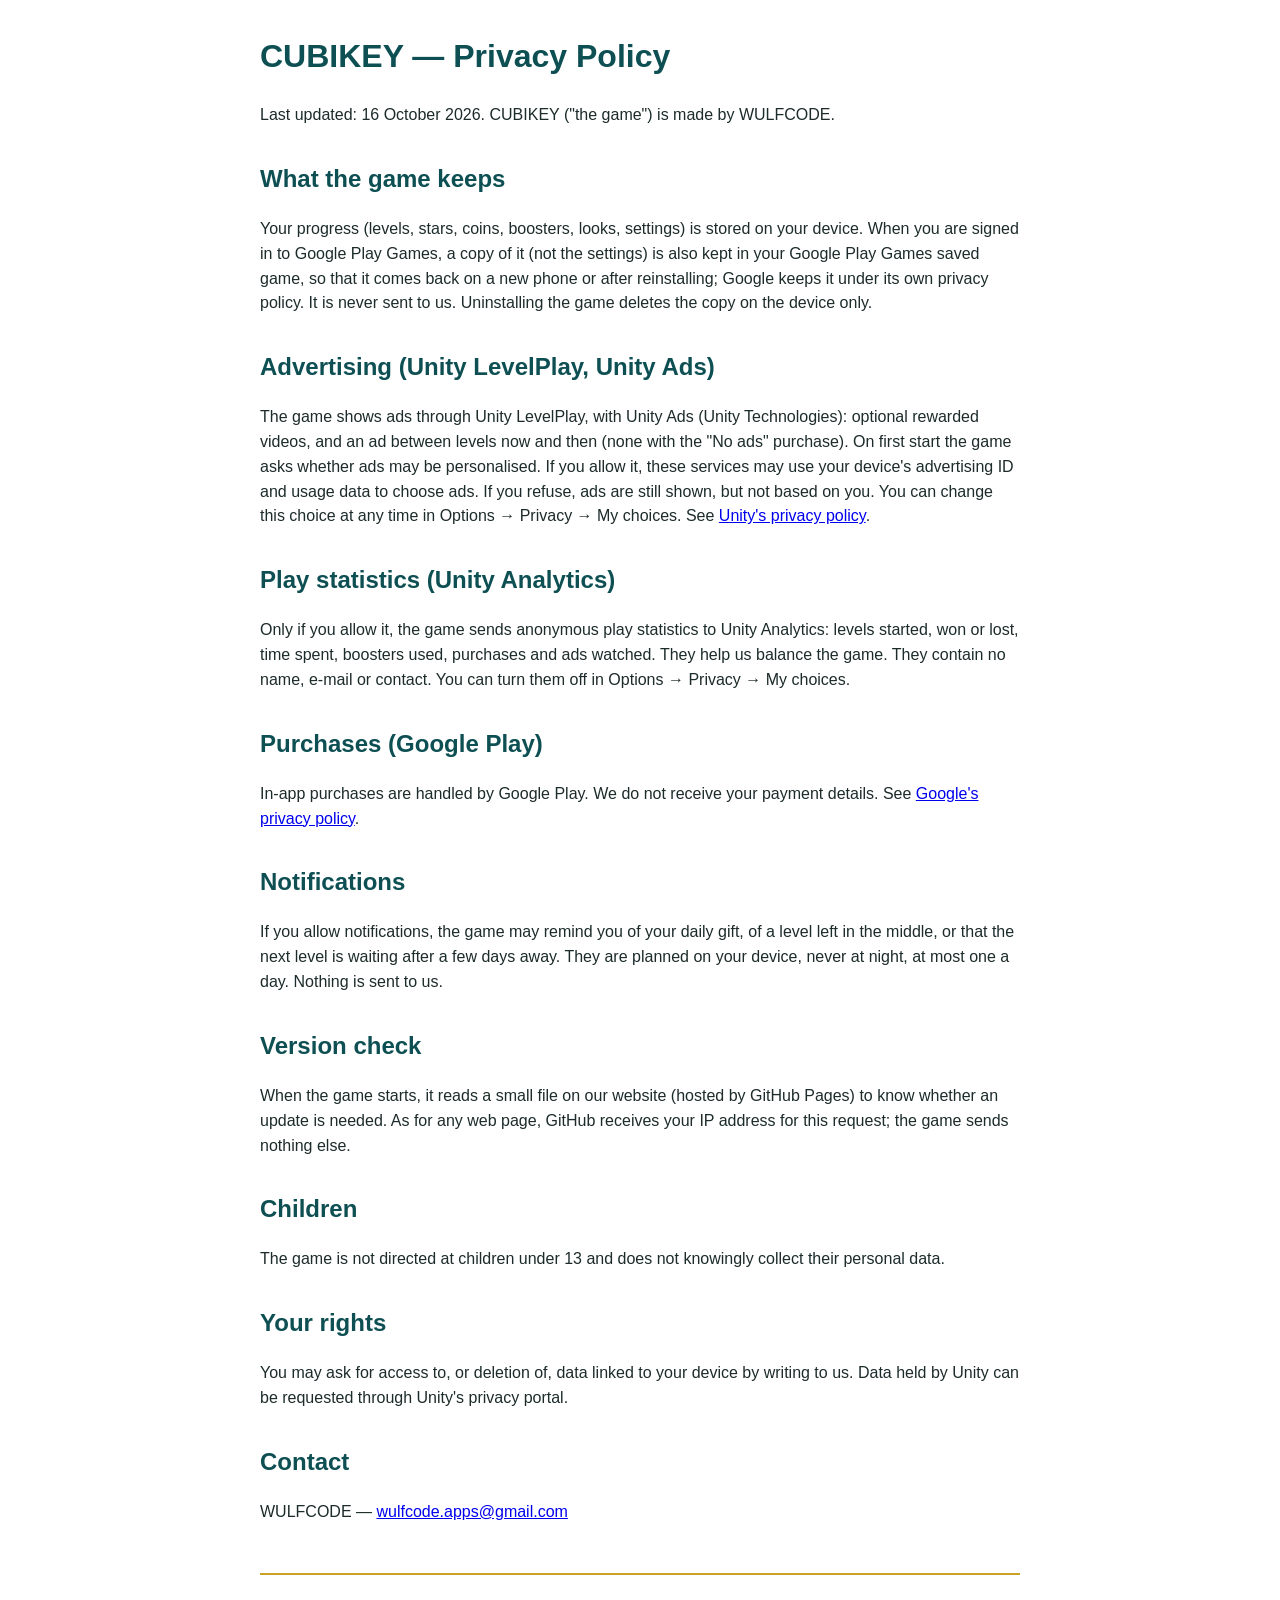
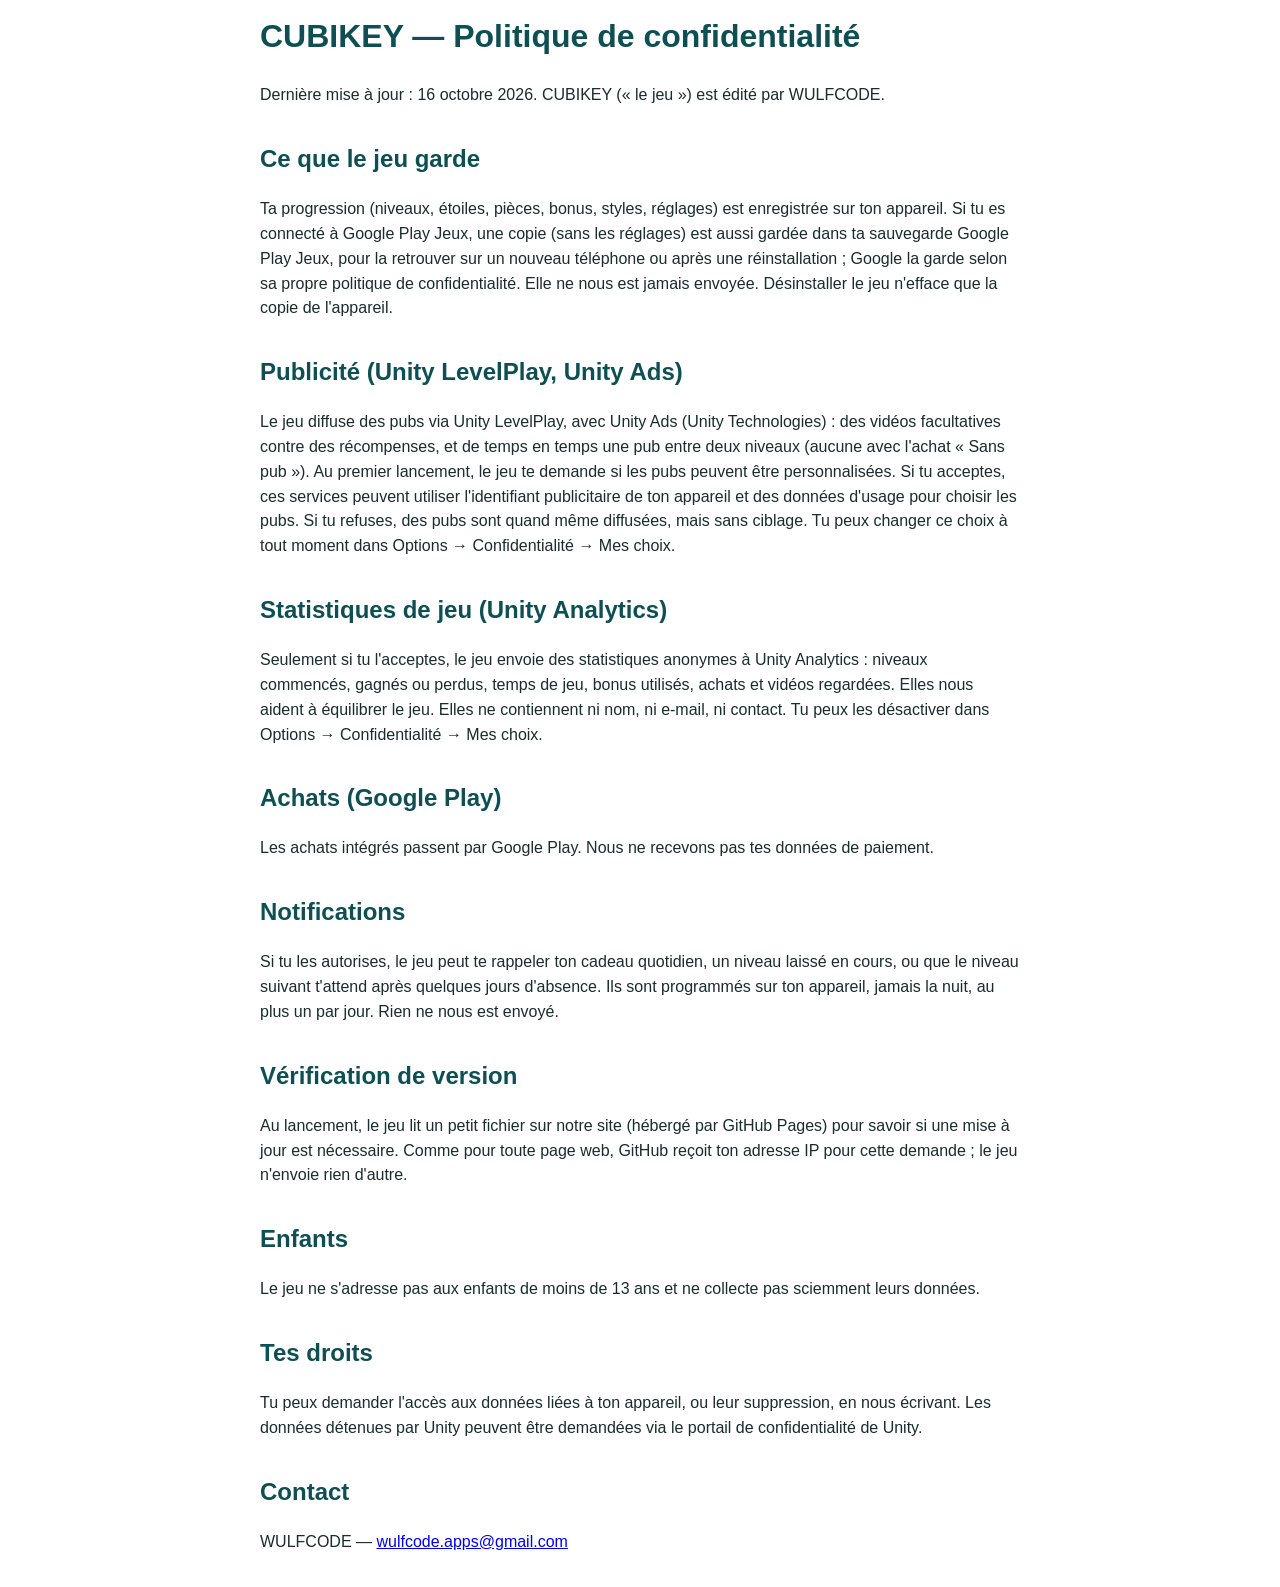
<file: cubikey/privacy.html>
<!doctype html>
<html lang="en">
<head>
<meta charset="utf-8">
<meta name="viewport" content="width=device-width, initial-scale=1">
<title>CUBIKEY — Privacy Policy</title>
<style>
  body { font-family: -apple-system, Segoe UI, Roboto, sans-serif; max-width: 760px; margin: 2rem auto; padding: 0 1rem; line-height: 1.55; color: #1d2b2b; }
  h1 { color: #0d4f52; } h2 { color: #0d4f52; margin-top: 2rem; }
  .fr { border-top: 2px solid #c9a227; margin-top: 3rem; padding-top: 1rem; }
  .todo { background: #fff3c4; padding: 0 .3rem; }
</style>
</head>
<body>
<h1>CUBIKEY — Privacy Policy</h1>
<p>Last updated: 16 October 2026. CUBIKEY ("the game") is made by WULFCODE.</p>

<h2>What the game keeps</h2>
<p>Your progress (levels, stars, coins, boosters, looks, settings) is stored on your device. When
you are signed in to Google Play Games, a copy of it (not the settings) is also kept in your Google
Play Games saved game, so that it comes back on a new phone or after reinstalling; Google keeps it
under its own privacy policy. It is never sent to us. Uninstalling the game deletes the copy on the
device only.</p>

<h2>Advertising (Unity LevelPlay, Unity Ads)</h2>
<p>The game shows ads through Unity LevelPlay, with Unity Ads (Unity Technologies): optional rewarded
videos, and an ad between levels now and then (none with the "No ads" purchase). On first start the
game asks whether ads may be personalised. If you allow it, these services may use your device's
advertising ID and usage data to choose ads. If you refuse, ads are still shown, but not based on you.
You can change this choice at any time in Options → Privacy → My choices. See
<a href="https://unity.com/legal/game-player-and-app-user-privacy-policy">Unity's privacy policy</a>.</p>

<h2>Play statistics (Unity Analytics)</h2>
<p>Only if you allow it, the game sends anonymous play statistics to Unity Analytics: levels started,
won or lost, time spent, boosters used, purchases and ads watched. They help us balance the game. They
contain no name, e-mail or contact. You can turn them off in Options → Privacy → My choices.</p>

<h2>Purchases (Google Play)</h2>
<p>In-app purchases are handled by Google Play. We do not receive your payment details. See
<a href="https://policies.google.com/privacy">Google's privacy policy</a>.</p>

<h2>Notifications</h2>
<p>If you allow notifications, the game may remind you of your daily gift, of a level left in the
middle, or that the next level is waiting after a few days away. They are planned on your device, never
at night, at most one a day. Nothing is sent to us.</p>

<h2>Version check</h2>
<p>When the game starts, it reads a small file on our website (hosted by GitHub Pages) to know whether
an update is needed. As for any web page, GitHub receives your IP address for this request; the game
sends nothing else.</p>

<h2>Children</h2>
<p>The game is not directed at children under 13 and does not knowingly collect their personal data.</p>

<h2>Your rights</h2>
<p>You may ask for access to, or deletion of, data linked to your device by writing to us. Data held by
Unity can be requested through Unity's privacy portal.</p>

<h2>Contact</h2>
<p>WULFCODE — <a href="mailto:wulfcode.apps@gmail.com">wulfcode.apps@gmail.com</a></p>

<div class="fr">
<h1>CUBIKEY — Politique de confidentialité</h1>
<p>Dernière mise à jour : 16 octobre 2026. CUBIKEY (« le jeu ») est édité par WULFCODE.</p>
<h2>Ce que le jeu garde</h2>
<p>Ta progression (niveaux, étoiles, pièces, bonus, styles, réglages) est enregistrée sur ton appareil.
Si tu es connecté à Google Play Jeux, une copie (sans les réglages) est aussi gardée dans ta sauvegarde
Google Play Jeux, pour la retrouver sur un nouveau téléphone ou après une réinstallation ; Google la garde
selon sa propre politique de confidentialité. Elle ne nous est jamais envoyée. Désinstaller le jeu
n'efface que la copie de l'appareil.</p>
<h2>Publicité (Unity LevelPlay, Unity Ads)</h2>
<p>Le jeu diffuse des pubs via Unity LevelPlay, avec Unity Ads (Unity Technologies) : des vidéos
facultatives contre des récompenses, et de temps en temps une pub entre deux niveaux (aucune avec l'achat
« Sans pub »). Au premier lancement, le jeu te demande si les pubs peuvent être personnalisées. Si tu
acceptes, ces services peuvent utiliser l'identifiant publicitaire de ton appareil et des données d'usage pour
choisir les pubs. Si tu refuses, des pubs sont quand même diffusées, mais sans ciblage. Tu peux changer
ce choix à tout moment dans Options → Confidentialité → Mes choix.</p>
<h2>Statistiques de jeu (Unity Analytics)</h2>
<p>Seulement si tu l'acceptes, le jeu envoie des statistiques anonymes à Unity Analytics : niveaux
commencés, gagnés ou perdus, temps de jeu, bonus utilisés, achats et vidéos regardées. Elles nous aident à
équilibrer le jeu. Elles ne contiennent ni nom, ni e-mail, ni contact. Tu peux les désactiver dans Options
→ Confidentialité → Mes choix.</p>
<h2>Achats (Google Play)</h2>
<p>Les achats intégrés passent par Google Play. Nous ne recevons pas tes données de paiement.</p>
<h2>Notifications</h2>
<p>Si tu les autorises, le jeu peut te rappeler ton cadeau quotidien, un niveau laissé en cours, ou que
le niveau suivant t'attend après quelques jours d'absence. Ils sont programmés sur ton appareil, jamais la
nuit, au plus un par jour. Rien ne nous est envoyé.</p>
<h2>Vérification de version</h2>
<p>Au lancement, le jeu lit un petit fichier sur notre site (hébergé par GitHub Pages) pour savoir si une
mise à jour est nécessaire. Comme pour toute page web, GitHub reçoit ton adresse IP pour cette demande ; le
jeu n'envoie rien d'autre.</p>
<h2>Enfants</h2>
<p>Le jeu ne s'adresse pas aux enfants de moins de 13 ans et ne collecte pas sciemment leurs données.</p>
<h2>Tes droits</h2>
<p>Tu peux demander l'accès aux données liées à ton appareil, ou leur suppression, en nous écrivant. Les
données détenues par Unity peuvent être demandées via le portail de confidentialité de Unity.</p>
<h2>Contact</h2>
<p>WULFCODE — <a href="mailto:wulfcode.apps@gmail.com">wulfcode.apps@gmail.com</a></p>
</div>
</body>
</html>
</file>
<file: style.css>
/* Shared by every page. Same materials as the apps' Instrument theme:
   brushed aluminum, dark displays, raised round keys. */
:root {
  --alu-top: #e2e4e3;
  --alu-bottom: #c9cccb;
  --bg: #d6d8d7;
  --surface: #e4e6e5;
  --ink: #1e2020;
  --muted: #4f5453;
  --line: #a9aeac;
  --display: #1f2322;
  --on-display: #e9ece6;
  --on-display-muted: #9da5a1;
  --accent: #c2410c;
  --orange: #ee5a1a;
  --blue: #4a90e2;
  --yellow: #e3b300;
  --green: #3dbe7a;
  --coral: #ff6b6b;
  --led: #f5a524;
  --font: "Archivo", ui-sans-serif, system-ui, -apple-system, "Segoe UI", Roboto, sans-serif;
  --mono: "Martian Mono", ui-monospace, "SF Mono", Menlo, monospace;
}
@media (prefers-color-scheme: dark) {
  :root:not([data-theme="light"]) {
    --alu-top: #262a29;
    --alu-bottom: #181b1a;
    --bg: #1c1f1e;
    --surface: #262a29;
    --ink: #eceeed;
    --muted: #a3aaa6;
    --line: #3a3f3d;
    --display: #0f1111;
    --accent: #fb8a4c;
  }
}
* { box-sizing: border-box; }
html { scroll-behavior: smooth; overflow-x: clip; }
body { overflow-x: clip; }
@media (prefers-reduced-motion: reduce) { html { scroll-behavior: auto; } }
body {
  margin: 0;
  color: var(--ink);
  background-color: var(--bg);
  /* brushed metal: a soft vertical gradient plus fine horizontal grain */
  background-image:
    repeating-linear-gradient(0deg, rgba(255,255,255,0.035) 0 1px, transparent 1px 3px),
    linear-gradient(180deg, var(--alu-top), var(--alu-bottom));
  background-attachment: fixed;
  font: 17px/1.6 var(--font);
  -webkit-font-smoothing: antialiased;
}
a { color: var(--accent); }
img { max-width: 100%; display: block; }

.eyebrow {
  font: 600 0.72rem/1 var(--mono);
  letter-spacing: 0.2em;
  text-transform: uppercase;
  color: var(--muted);
  margin: 0;
}
.eyebrow a { color: inherit; text-decoration: none; }
.muted { color: var(--muted); }

/* Long-form pages (privacy policy) */
.doc { max-width: 720px; margin: 0 auto; padding: 48px 16px 96px; }
.doc h1 { font-size: clamp(2rem, 6vw, 2.8rem); line-height: 1.05; letter-spacing: -0.02em; font-weight: 800; margin: 0.3em 0 0.2em; }
.doc h2 { font-size: 1.1rem; font-weight: 700; margin: 2.2em 0 0.4em; }
.doc ul { padding-left: 1.2em; }
.doc hr { border: 0; border-top: 1px solid var(--line); margin: 72px 0; }
.doc .card { background: var(--surface); border: 1px solid var(--line); border-radius: 20px; padding: 4px 24px 12px; margin-top: 28px; }
</file>
